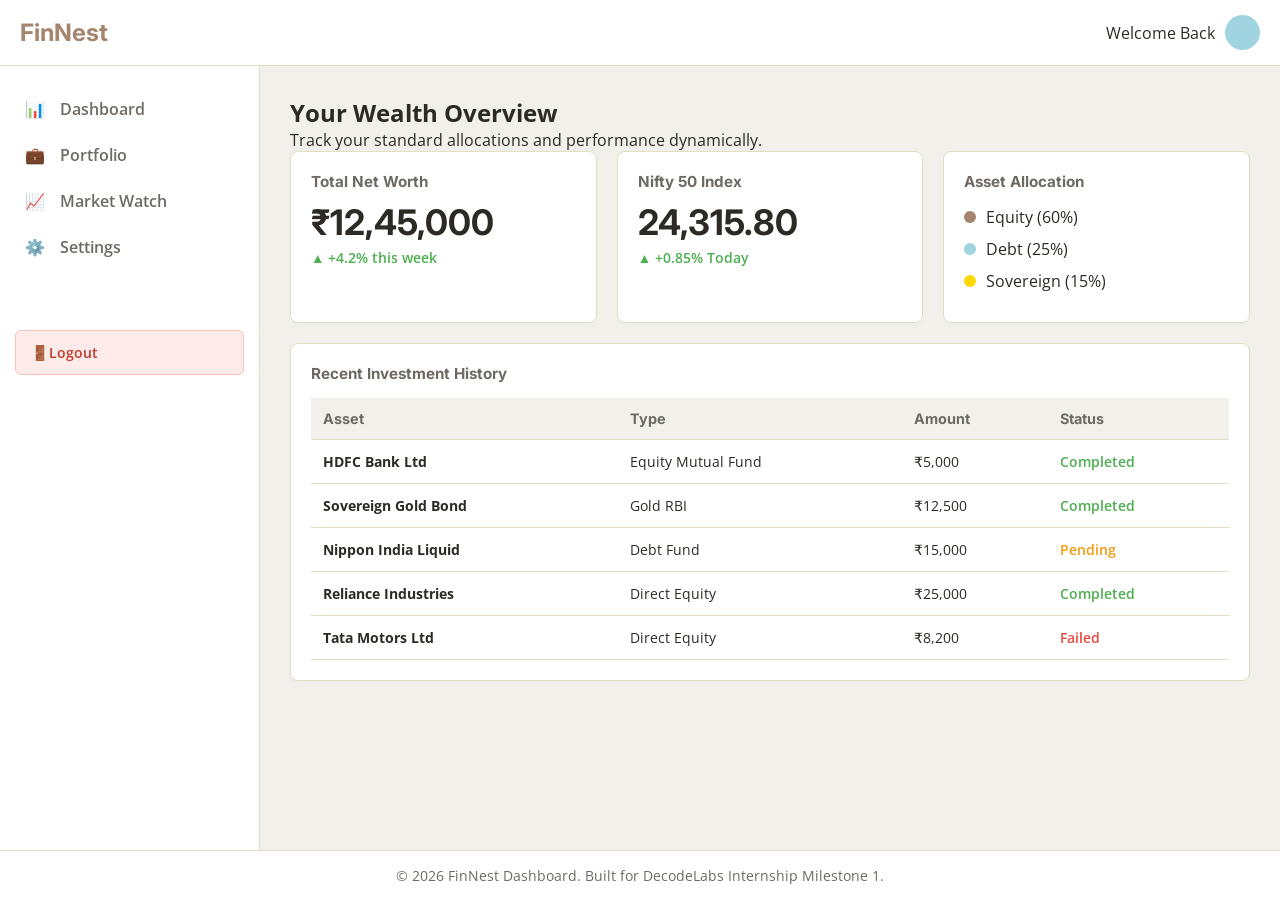
<file: index.html>
<!DOCTYPE html>
<html lang="en">

<head>
    <meta charset="UTF-8">
    <meta name="viewport" content="width=device-width, initial-scale=1.0">
    <title>FinNest - Dashboard</title>
    <link rel="preconnect" href="https://fonts.googleapis.com">
    <link rel="preconnect" href="https://fonts.gstatic.com" crossorigin>
    <link
        href="https://fonts.googleapis.com/css2?family=Inter:wght@400;600;700&family=Open+Sans:wght@400;600&display=swap"
        rel="stylesheet">
    <link rel="stylesheet" href="css/variables.css">
    <link rel="stylesheet" href="css/layout.css">
    <link rel="stylesheet" href="css/components.css">
    <link rel="stylesheet" href="css/responsive.css">
</head>

<body>
    <header class="app-header">
        <div class="header-brand">
            <button id="menu-toggle" class="menu-btn" aria-label="Toggle Navigation">☰</button>
            <h1>FinNest</h1>
        </div>
        <div class="header-profile">
            <span class="user-name">Welcome Back</span>
            
            <div class="avatar-placeholder" id="profile-trigger" style="cursor: pointer;"></div>
        </div>
    </header>

    
    <div class="profile-card-overlay" id="profile-card-overlay">
        <div class="profile-card">
            <button class="profile-close-btn" id="profile-close">&times;</button>
            <div class="profile-card-header">
                <div class="large-avatar"></div>
                <h2>Rohan Kumar</h2>
                <p class="user-tag">Premium Investor</p>
            </div>
            <hr class="profile-divider">
            <div class="profile-card-body">
                <div class="profile-info-item">
                    <span class="info-label">Client ID:</span>
                    <span class="info-value">FN-2026-9042</span>
                </div>
                <div class="profile-info-item">
                    <span class="info-label">Email:</span>
                    <span class="info-value">rohan@example.com</span>
                </div>
                <div class="profile-info-item">
                    <span class="info-label">Risk Profile:</span>
                    <span class="info-value accent-text">Moderate (Balanced)</span>
                </div>
                <div class="profile-info-item">
                    <span class="info-label">Account Status:</span>
                    <span class="info-value status-active">● Active KYC</span>
                </div>
            </div>
        </div>
    </div>
    
    
    <aside class="app-sidebar" id="sidebar">
        <nav class="sidebar-nav">
            <ul class="sidebar-menu-list">
                <li><a href="index.html" class="nav-item dynamic-active-dash"><span class="icon">📊</span> Dashboard</a></li>
                <li><a href="portfolio.html" class="nav-item dynamic-active-port"><span class="icon">💼</span> Portfolio</a></li>
                <li><a href="market.html" class="nav-item dynamic-active-mark"><span class="icon">📈</span> Market Watch</a></li>
                <li><a href="settings.html" class="nav-item dynamic-active-sett"><span class="icon">⚙️</span> Settings</a></li>
                <!-- NEW: Integrated Sidebar Logout Action Button Container -->
                <li class="logout-container">
                    <button id="sidebar-logout-btn" class="logout-btn"><span class="icon">🚪</span> Logout</button>
                </li>
            </ul>
        </nav>
    </aside>

    <main class="app-main">
        <section class="welcome-banner">
            <h2>Your Wealth Overview</h2>
            <p>Track your standard allocations and performance dynamically.</p>
        </section>

        <div class="dashboard-grid">
            <article class="crypto-card card">
                <h3>Total Net Worth</h3>
                <div class="metric-value">₹12,45,000</div>
                <p class="metric-change positive">▲ +4.2% this week</p>
            </article>

            <article class="crypto-card card">
                <h3>Nifty 50 Index</h3>
                <div class="metric-value">24,315.80</div>
                <p class="metric-change positive">▲ +0.85% Today</p>
            </article>

            <article class="chart-card card">
                <h3>Asset Allocation</h3>
                <ul class="allocation-list">
                    <li><span class="dot equity"></span> Equity (60%)</li>
                    <li><span class="dot debt"></span> Debt (25%)</li>
                    <li><span class="dot gold"></span> Gold (15%)</li>
                </ul>
            </article>

            <article class="table-card card">
                <h3>Recent Investment History</h3>
                <div class="table-wrapper">
                    <table>
                        <thead>
                            <tr>
                                <th>Asset</th>
                                <th>Type</th>
                                <th>Amount</th>
                                <th>Status</th>
                            </tr>
                        </thead>
                        <tbody id="transaction-rows">
                            <tr>
                                <td><strong>HDFC Bank Ltd</strong></td>
                                <td>Equity Mutual Fund</td>
                                <td>₹5,000</td>
                                <td><span style="color: var(--color-success); font-weight: 600;">Completed</span></td>
                            </tr>
                            <tr>
                                <td><strong>Sovereign Gold Bond</strong></td>
                                <td>Gold RBI</td>
                                <td>₹12,500</td>
                                <td><span style="color: var(--color-success); font-weight: 600;">Completed</span></td>
                            </tr>
                            <tr>
                                <td><strong>Nippon India Liquid</strong></td>
                                <td>Debt Fund</td>
                                <td>₹15,000</td>
                                <td><span style="color: #f39c12; font-weight: 600;">Pending</span></td>
                            </tr>
                            <tr>
                                <td><strong>Reliance Industries</strong></td>
                                <td>Direct Equity</td>
                                <td>₹25,000</td>
                                <td><span style="color: var(--color-success); font-weight: 600;">Completed</span></td>
                            </tr>
                            <tr>
                                <td><strong>Tata Motors Ltd</strong></td>
                                <td>Direct Equity</td>
                                <td>₹8,200</td>
                                <td><span style="color: #e74c3c; font-weight: 600;">Failed</span></td>
                            </tr>
                        </tbody>
                    </table>
                </div>
            </article>
        </div>
    </main>

    <footer class="app-footer">
        <p>&copy; 2026 FinNest Dashboard. Built for DecodeLabs Internship Milestone 1.</p>
    </footer>

    <script src="js/utils.js"></script>
    <script src="js/dashboard.js"></script>
    <script src="js/main.js"></script>
</body>

</html>
</file>
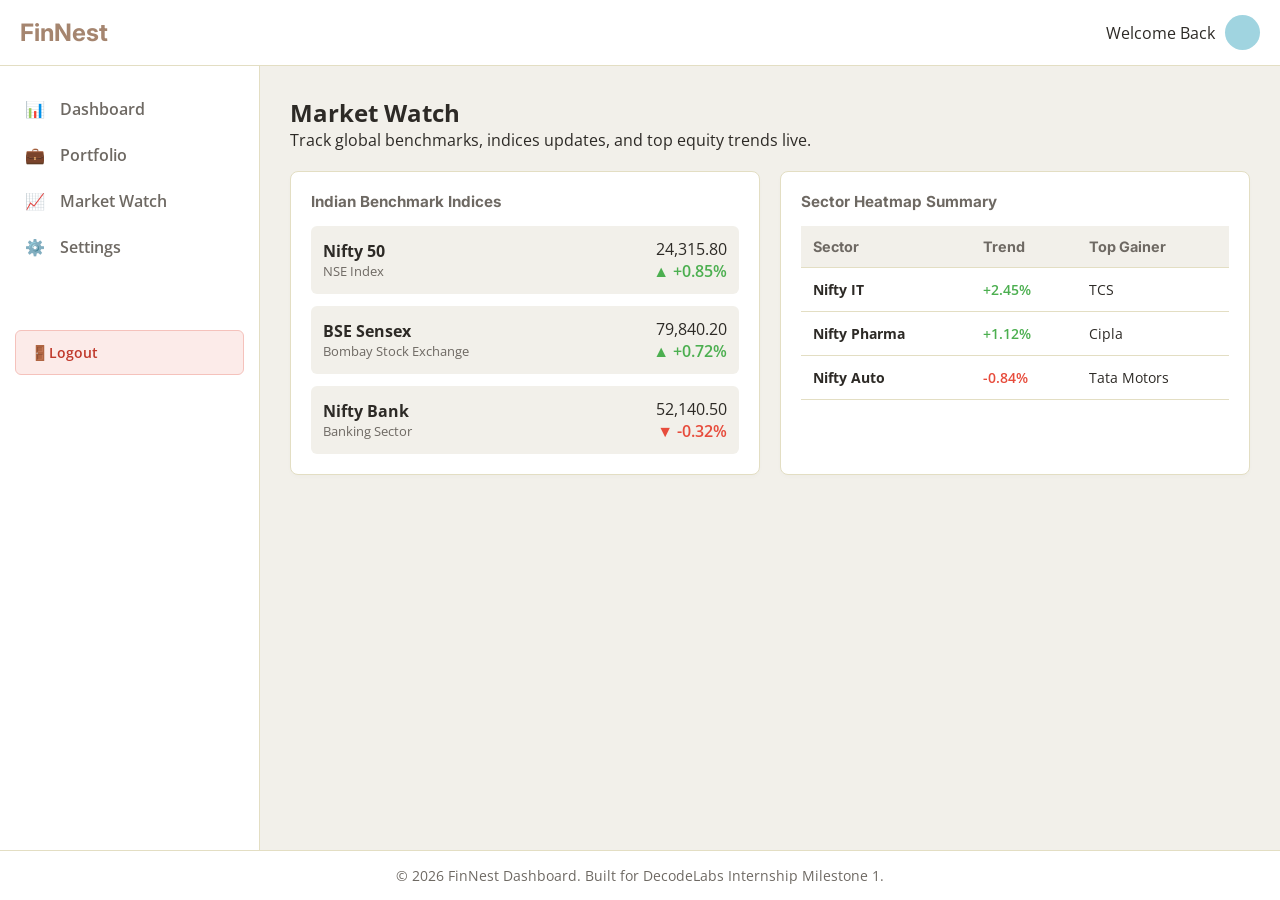
<file: market.html>
<!DOCTYPE html>
<html lang="en">
<head>
    <meta charset="UTF-8">
    <meta name="viewport" content="width=device-width, initial-scale=1.0">
    <title>FinNest - Market Watch</title>
    <link rel="preconnect" href="https://fonts.googleapis.com">
    <link rel="preconnect" href="https://fonts.gstatic.com" crossorigin>
    <link href="https://fonts.googleapis.com/css2?family=Inter:wght@400;600;700&family=Open+Sans:wght@400;600&display=swap" rel="stylesheet">
    <link rel="stylesheet" href="css/variables.css">
    <link rel="stylesheet" href="css/layout.css">
    <link rel="stylesheet" href="css/components.css">
    <link rel="stylesheet" href="css/responsive.css">
</head>
<body>
    
    <header class="app-header">
        <div class="header-brand">
            <button id="menu-toggle" class="menu-btn" aria-label="Toggle Navigation">☰</button>
            <h1>FinNest</h1>
        </div>
        <div class="header-profile">
            <span class="user-name">Welcome Back</span>
           
            <div class="avatar-placeholder" id="profile-trigger" style="cursor: pointer;"></div>
        </div>
    </header>

    
    <div class="profile-card-overlay" id="profile-card-overlay">
        <div class="profile-card">
            <button class="profile-close-btn" id="profile-close">&times;</button>
            <div class="profile-card-header">
                <div class="large-avatar"></div>
                <h2>Rohan Kumar</h2>
                <p class="user-tag">Premium Investor</p>
            </div>
            <hr class="profile-divider">
            <div class="profile-card-body">
                <div class="profile-info-item">
                    <span class="info-label">Client ID:</span>
                    <span class="info-value">FN-2026-9042</span>
                </div>
                <div class="profile-info-item">
                    <span class="info-label">Email:</span>
                    <span class="info-value">rohan@example.com</span>
                </div>
                <div class="profile-info-item">
                    <span class="info-label">Risk Profile:</span>
                    <span class="info-value accent-text">Moderate (Balanced)</span>
                </div>
                <div class="profile-info-item">
                    <span class="info-label">Account Status:</span>
                    <span class="info-value status-active">● Active KYC</span>
                </div>
            </div>
        </div>
    </div>


    
    <aside class="app-sidebar" id="sidebar">
        <nav class="sidebar-nav">
            <ul class="sidebar-menu-list">
                <li><a href="index.html" class="nav-item dynamic-active-dash"><span class="icon">📊</span> Dashboard</a></li>
                <li><a href="portfolio.html" class="nav-item dynamic-active-port"><span class="icon">💼</span> Portfolio</a></li>
                <li><a href="market.html" class="nav-item dynamic-active-mark"><span class="icon">📈</span> Market Watch</a></li>
                <li><a href="settings.html" class="nav-item dynamic-active-sett"><span class="icon">⚙️</span> Settings</a></li>
                
                <li class="logout-container">
                    <button id="sidebar-logout-btn" class="logout-btn"><span class="icon">🚪</span> Logout</button>
                </li>
            </ul>
        </nav>
    </aside>

    <main class="app-main">
        <section class="welcome-banner">
            <h2>Market Watch</h2>
            <p>Track global benchmarks, indices updates, and top equity trends live.</p>
        </section>

        <div class="sub-grid">
            
            
            <article class="card">
                <h3>Indian Benchmark Indices</h3>
                <div class="market-ticker-list">
                    <div class="ticker-item">
                        <div>
                            <strong>Nifty 50</strong>
                            <p style="font-size: 0.8rem; color: var(--text-secondary);">NSE Index</p>
                        </div>
                        <div style="text-align: right;">
                            <div>24,315.80</div>
                            <span class="ticker-status up">▲ +0.85%</span>
                        </div>
                    </div>
                    <div class="ticker-item">
                        <div>
                            <strong>BSE Sensex</strong>
                            <p style="font-size: 0.8rem; color: var(--text-secondary);">Bombay Stock Exchange</p>
                        </div>
                        <div style="text-align: right;">
                            <div>79,840.20</div>
                            <span class="ticker-status up">▲ +0.72%</span>
                        </div>
                    </div>
                    <div class="ticker-item">
                        <div>
                            <strong>Nifty Bank</strong>
                            <p style="font-size: 0.8rem; color: var(--text-secondary);">Banking Sector</p>
                        </div>
                        <div style="text-align: right;">
                            <div>52,140.50</div>
                            <span class="ticker-status down">▼ -0.32%</span>
                        </div>
                    </div>
                </div>
            </article>

           
            <article class="card">
                <h3>Sector Heatmap Summary</h3>
                <div class="table-wrapper">
                    <table>
                        <thead>
                            <tr>
                                <th>Sector</th>
                                <th>Trend</th>
                                <th>Top Gainer</th>
                            </tr>
                        </thead>
                        <tbody>
                            <tr>
                                <td><strong>Nifty IT</strong></td>
                                <td style="color: var(--color-success); font-weight: 600;">+2.45%</td>
                                <td>TCS</td>
                            </tr>
                            <tr>
                                <td><strong>Nifty Pharma</strong></td>
                                <td style="color: var(--color-success); font-weight: 600;">+1.12%</td>
                                <td>Cipla</td>
                            </tr>
                            <tr>
                                <td><strong>Nifty Auto</strong></td>
                                <td style="color: #e74c3c; font-weight: 600;">-0.84%</td>
                                <td>Tata Motors</td>
                            </tr>
                        </tbody>
                    </table>
                </div>
            </article>
        </div>
    </main>

    <footer class="app-footer">
        <p>&copy; 2026 FinNest Dashboard. Built for DecodeLabs Internship Milestone 1.</p>
    </footer>

    <script src="js/main.js"></script>
</body>
</html>
</file>
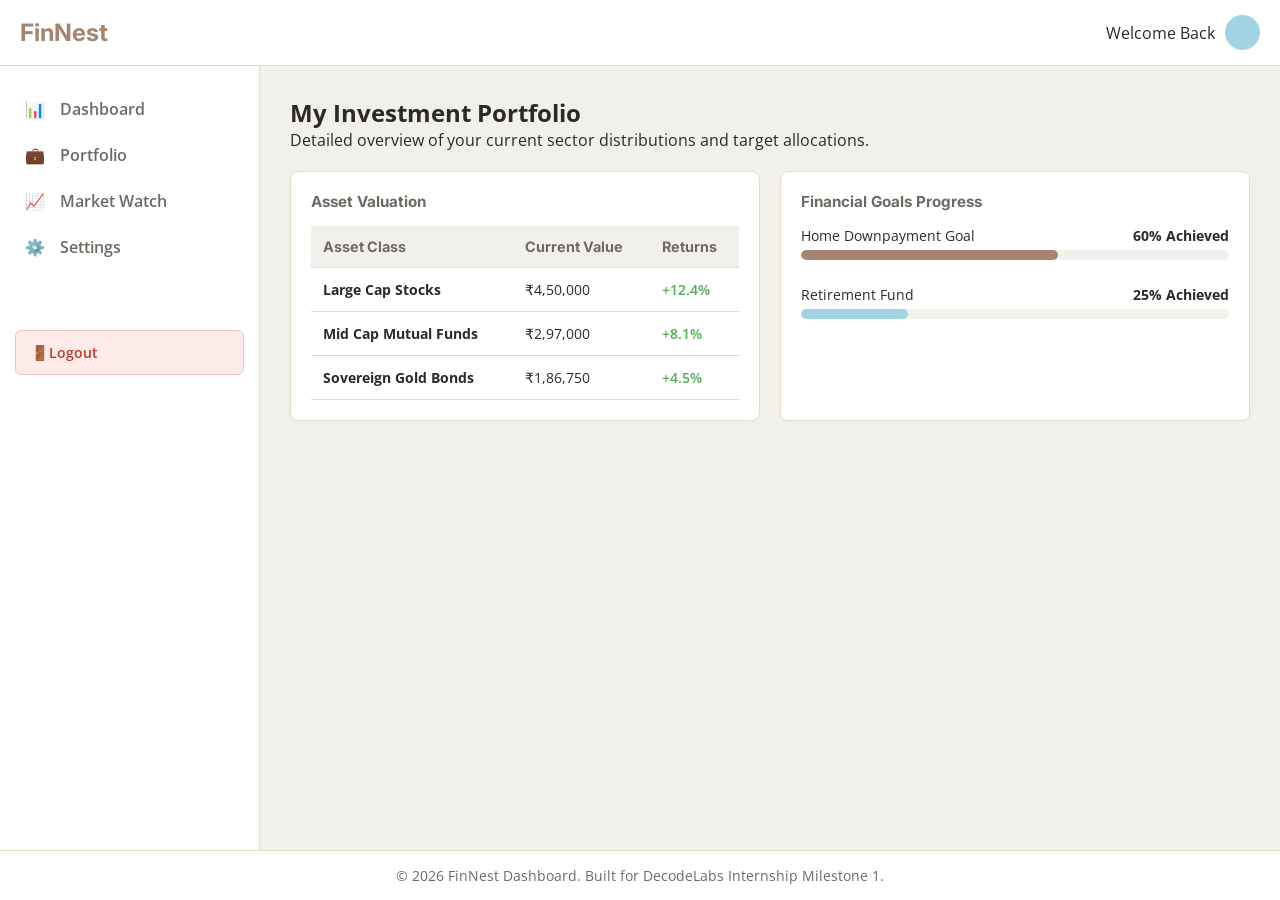
<file: portfolio.html>
<!DOCTYPE html>
<html lang="en">
<head>
    <meta charset="UTF-8">
    <meta name="viewport" content="width=device-width, initial-scale=1.0">
    <title>FinNest - Portfolio</title>
    <link rel="preconnect" href="https://fonts.googleapis.com">
    <link rel="preconnect" href="https://fonts.gstatic.com" crossorigin>
    <link href="https://fonts.googleapis.com/css2?family=Inter:wght@400;600;700&family=Open+Sans:wght@400;600&display=swap" rel="stylesheet">
    <link rel="stylesheet" href="css/variables.css">
    <link rel="stylesheet" href="css/layout.css">
    <link rel="stylesheet" href="css/components.css">
    <link rel="stylesheet" href="css/responsive.css">
</head>
<body>

    <header class="app-header">
        <div class="header-brand">
            <button id="menu-toggle" class="menu-btn" aria-label="Toggle Navigation">☰</button>
            <h1>FinNest</h1>
        </div>
        <div class="header-profile">
            <span class="user-name">Welcome Back</span>
            <div class="avatar-placeholder"></div>
        </div>
    </header>

    
    <header class="app-header">
        <div class="header-brand">
            <button id="menu-toggle" class="menu-btn" aria-label="Toggle Navigation">☰</button>
            <h1>FinNest</h1>
        </div>
        <div class="header-profile">
            <span class="user-name">Welcome Back</span>
            
            <div class="avatar-placeholder" id="profile-trigger" style="cursor: pointer;"></div>
        </div>
    </header>

    <!-- NEW: Floating User Profile Card Overlay Structure -->
    <div class="profile-card-overlay" id="profile-card-overlay">
        <div class="profile-card">
            <button class="profile-close-btn" id="profile-close">&times;</button>
            <div class="profile-card-header">
                <div class="large-avatar"></div>
                <h2>Rohan Kumar</h2>
                <p class="user-tag">Premium Investor</p>
            </div>
            <hr class="profile-divider">
            <div class="profile-card-body">
                <div class="profile-info-item">
                    <span class="info-label">Client ID:</span>
                    <span class="info-value">FN-2026-9042</span>
                </div>
                <div class="profile-info-item">
                    <span class="info-label">Email:</span>
                    <span class="info-value">rohan@example.com</span>
                </div>
                <div class="profile-info-item">
                    <span class="info-label">Risk Profile:</span>
                    <span class="info-value accent-text">Moderate (Balanced)</span>
                </div>
                <div class="profile-info-item">
                    <span class="info-label">Account Status:</span>
                    <span class="info-value status-active">● Active KYC</span>
                </div>
            </div>
        </div>
    </div>


   
    <aside class="app-sidebar" id="sidebar">
        <nav class="sidebar-nav">
            <ul class="sidebar-menu-list">
                <li><a href="index.html" class="nav-item dynamic-active-dash"><span class="icon">📊</span> Dashboard</a></li>
                <li><a href="portfolio.html" class="nav-item dynamic-active-port"><span class="icon">💼</span> Portfolio</a></li>
                <li><a href="market.html" class="nav-item dynamic-active-mark"><span class="icon">📈</span> Market Watch</a></li>
                <li><a href="settings.html" class="nav-item dynamic-active-sett"><span class="icon">⚙️</span> Settings</a></li>
              
                <li class="logout-container">
                    <button id="sidebar-logout-btn" class="logout-btn"><span class="icon">🚪</span> Logout</button>
                </li>
            </ul>
        </nav>
    </aside>

    <main class="app-main">
        <section class="welcome-banner">
            <h2>My Investment Portfolio</h2>
            <p>Detailed overview of your current sector distributions and target allocations.</p>
        </section>

        <!-- Custom Grid Layout for Portfolio Analysis -->
        <div class="sub-grid">
            
            <!-- Card 1: Asset Value Breakdown -->
            <article class="card">
                <h3>Asset Valuation</h3>
                <div class="table-wrapper">
                    <table>
                        <thead>
                            <tr>
                                <th>Asset Class</th>
                                <th>Current Value</th>
                                <th>Returns</th>
                            </tr>
                        </thead>
                        <tbody>
                            <tr>
                                <td><strong>Large Cap Stocks</strong></td>
                                <td>₹4,50,000</td>
                                <td style="color: var(--color-success); font-weight: 600;">+12.4%</td>
                            </tr>
                            <tr>
                                <td><strong>Mid Cap Mutual Funds</strong></td>
                                <td>₹2,97,000</td>
                                <td style="color: var(--color-success); font-weight: 600;">+8.1%</td>
                            </tr>
                            <tr>
                                <td><strong>Sovereign Gold Bonds</strong></td>
                                <td>₹1,86,750</td>
                                <td style="color: var(--color-success); font-weight: 600;">+4.5%</td>
                            </tr>
                        </tbody>
                    </table>
                </div>
            </article>

            <!-- Card 2: Investment Goals Progress -->
            <article class="card">
                <h3>Financial Goals Progress</h3>
                
                <div class="progress-container">
                    <div style="display: flex; justify-content: space-between; font-size: 0.9rem;">
                        <span>Home Downpayment Goal</span>
                        <strong>60% Achieved</strong>
                    </div>
                    <div class="progress-bar-wrapper">
                        <div class="progress-fill" style="width: 60%;"></div>
                    </div>
                </div>

                <div class="progress-container" style="margin-top: 25px;">
                    <div style="display: flex; justify-content: space-between; font-size: 0.9rem;">
                        <span>Retirement Fund</span>
                        <strong>25% Achieved</strong>
                    </div>
                    <div class="progress-bar-wrapper">
                        <div class="progress-fill blue" style="width: 25%;"></div>
                    </div>
                </div>
            </article>
        </div>
    </main>

    <footer class="app-footer">
        <p>&copy; 2026 FinNest Dashboard. Built for DecodeLabs Internship Milestone 1.</p>
    </footer>

    <script src="js/main.js"></script>
</body>
</html>
</file>
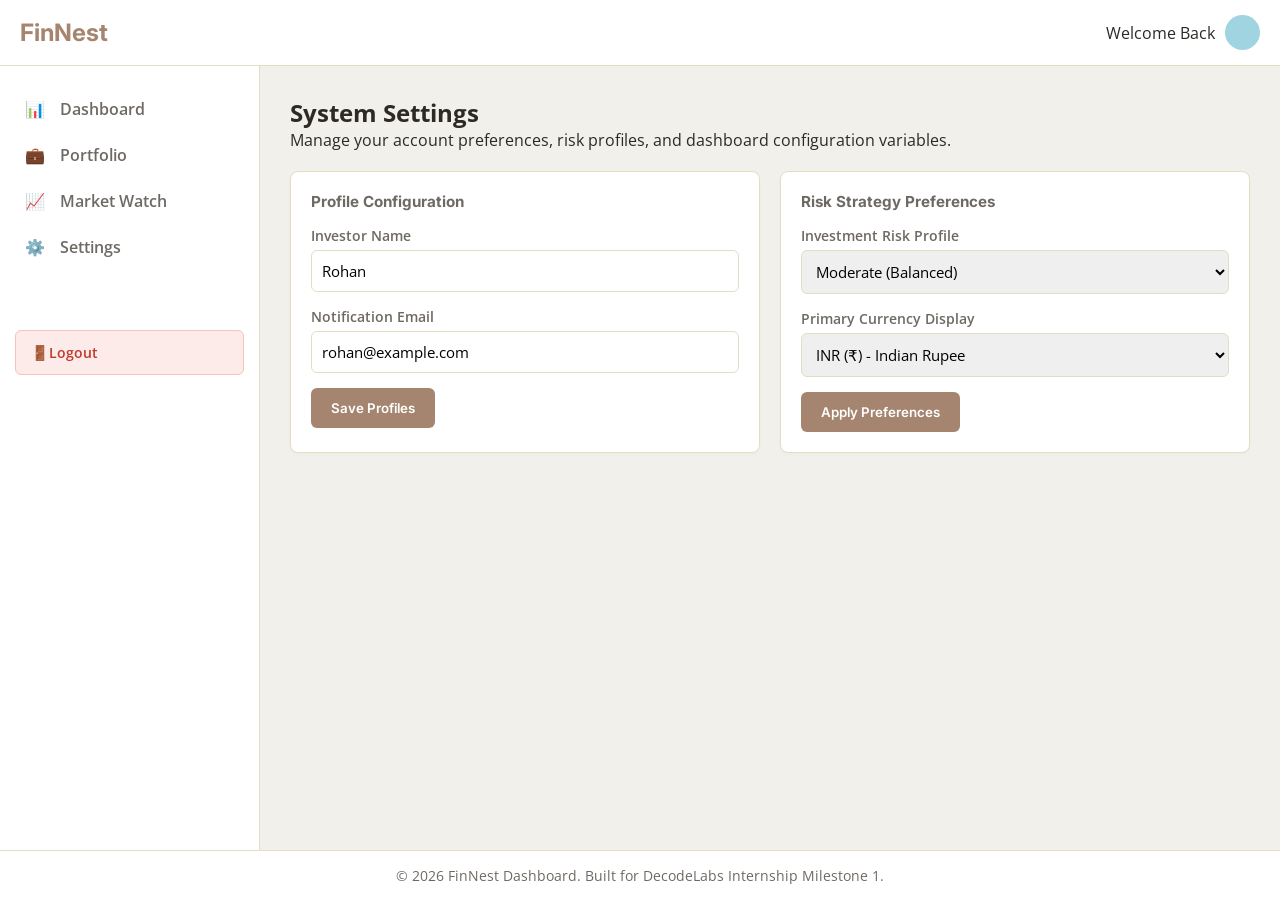
<file: settings.html>
<!DOCTYPE html>
<html lang="en">
<head>
    <meta charset="UTF-8">
    <meta name="viewport" content="width=device-width, initial-scale=1.0">
    <title>FinNest - Settings</title>
    <link rel="preconnect" href="https://fonts.googleapis.com">
    <link rel="preconnect" href="https://fonts.gstatic.com" crossorigin>
    <link href="https://fonts.googleapis.com/css2?family=Inter:wght@400;600;700&family=Open+Sans:wght@400;600&display=swap" rel="stylesheet">
    <link rel="stylesheet" href="css/variables.css">
    <link rel="stylesheet" href="css/layout.css">
    <link rel="stylesheet" href="css/components.css">
    <link rel="stylesheet" href="css/responsive.css">
</head>
<body>

    <header class="app-header">
        <div class="header-brand">
            <button id="menu-toggle" class="menu-btn" aria-label="Toggle Navigation">☰</button>
            <h1>FinNest</h1>
        </div>
        <div class="header-profile">
            <span class="user-name">Welcome Back</span>
            <div class="avatar-placeholder"></div>
        </div>
    </header>

   
    <header class="app-header">
        <div class="header-brand">
            <button id="menu-toggle" class="menu-btn" aria-label="Toggle Navigation">☰</button>
            <h1>FinNest</h1>
        </div>
        <div class="header-profile">
            <span class="user-name">Welcome Back</span>
            
            <div class="avatar-placeholder" id="profile-trigger" style="cursor: pointer;"></div>
        </div>
    </header>

    
    <div class="profile-card-overlay" id="profile-card-overlay">
        <div class="profile-card">
            <button class="profile-close-btn" id="profile-close">&times;</button>
            <div class="profile-card-header">
                <div class="large-avatar"></div>
                <h2>Rohan Kumar</h2>
                <p class="user-tag">Premium Investor</p>
            </div>
            <hr class="profile-divider">
            <div class="profile-card-body">
                <div class="profile-info-item">
                    <span class="info-label">Client ID:</span>
                    <span class="info-value">FN-2026-9042</span>
                </div>
                <div class="profile-info-item">
                    <span class="info-label">Email:</span>
                    <span class="info-value">rohan@example.com</span>
                </div>
                <div class="profile-info-item">
                    <span class="info-label">Risk Profile:</span>
                    <span class="info-value accent-text">Moderate (Balanced)</span>
                </div>
                <div class="profile-info-item">
                    <span class="info-label">Account Status:</span>
                    <span class="info-value status-active">● Active KYC</span>
                </div>
            </div>
        </div>
    </div>

   
    <aside class="app-sidebar" id="sidebar">
        <nav class="sidebar-nav">
            <ul class="sidebar-menu-list">
                <li><a href="index.html" class="nav-item dynamic-active-dash"><span class="icon">📊</span> Dashboard</a></li>
                <li><a href="portfolio.html" class="nav-item dynamic-active-port"><span class="icon">💼</span> Portfolio</a></li>
                <li><a href="market.html" class="nav-item dynamic-active-mark"><span class="icon">📈</span> Market Watch</a></li>
                <li><a href="settings.html" class="nav-item dynamic-active-sett"><span class="icon">⚙️</span> Settings</a></li>
                
                <li class="logout-container">
                    <button id="sidebar-logout-btn" class="logout-btn"><span class="icon">🚪</span> Logout</button>
                </li>
            </ul>
        </nav>
    </aside>

    <main class="app-main">
        <section class="welcome-banner">
            <h2>System Settings</h2>
            <p>Manage your account preferences, risk profiles, and dashboard configuration variables.</p>
        </section>

        <div class="sub-grid">
            
            <!-- Card 1: User Profile Form Elements -->
            <article class="card">
                <h3>Profile Configuration</h3>
                <form class="settings-form" onsubmit="event.preventDefault();">
                    <div class="form-group">
                        <label for="username">Investor Name</label>
                        <input type="text" id="username" value="Rohan" placeholder="Enter full name">
                    </div>
                    <div class="form-group">
                        <label for="email">Notification Email</label>
                        <input type="email" id="email" value="rohan@example.com" placeholder="Enter email address">
                    </div>
                    <button type="submit" class="save-btn">Save Profiles</button>
                </form>
            </article>

            <!-- Card 2: Investment Framework Variables -->
            <article class="card">
                <h3>Risk Strategy Preferences</h3>
                <form class="settings-form" onsubmit="event.preventDefault();">
                    <div class="form-group">
                        <label for="risk-profile">Investment Risk Profile</label>
                        <select id="risk-profile">
                            <option value="conservative">Conservative (Low Risk)</option>
                            <option value="balanced" selected>Moderate (Balanced)</option>
                            <option value="aggressive">Aggressive (High Growth)</option>
                        </select>
                    </div>
                    <div class="form-group">
                        <label for="currency-disp">Primary Currency Display</label>
                        <select id="currency-disp">
                            <option value="INR">INR (₹) - Indian Rupee</option>
                            <option value="USD">USD ($) - US Dollar</option>
                        </select>
                    </div>
                    <button type="submit" class="save-btn">Apply Preferences</button>
                </form>
            </article>
        </div>
    </main>

    <footer class="app-footer">
        <p>&copy; 2026 FinNest Dashboard. Built for DecodeLabs Internship Milestone 1.</p>
    </footer>

    <script src="js/main.js"></script>
</body>
</html>
</file>
<file: css/variables.css>
:root {
    /* 2025 Warm & Grounded Color Palette Guidelines */
    --color-mocha: #A5856F;
    --color-blue: #A0D4E0;
    --color-grey: #F2F0EA;
    
    /* Semantic Color Mapping */
    --bg-app: var(--color-grey);
    --bg-surface: #ffffff;
    --text-primary: #2d2a26;
    --text-secondary: #6e6963;
    --border-color: #e3dec3;
    --color-success: #4caf50;
    
    /* Typography Rules (Max 2 Font Families) */
    --font-heading: 'Inter', sans-serif;
    --font-body: 'Open Sans', sans-serif;
}
</file>
<file: css/layout.css>
* {
    box-sizing: border-box;
    margin: 0;
    padding: 0;
}

body {
    font-family: var(--font-body);
    background-color: var(--bg-app);
    color: var(--text-primary);
    display: flex;
    flex-direction: column;
    min-height: 100vh;
}


.app-header {
    background-color: var(--bg-surface);
    border-bottom: 1px solid var(--border-color);
    padding: 15px 20px;
    display: flex;
    justify-content: space-between;
    align-items: center;
    position: sticky;
    top: 0;
    z-index: 100;
}


.app-sidebar {
    background-color: var(--bg-surface);
    border-right: 1px solid var(--border-color);
    position: fixed;
    top: 61px;
    left: -260px;
    width: 260px;
    height: calc(100vh - 61px);
    transition: left 0.3s cubic-bezier(0.4, 0, 0.2, 1);
    z-index: 90;
}

.app-sidebar.open {
    left: 0;
}


.app-main {
    flex: 1;
    padding: 20px;
    width: 100%;
    max-width: 1200px;
    margin: 0 auto;
}


.app-footer {
    background-color: var(--bg-surface);
    border-top: 1px solid var(--border-color);
    padding: 15px;
    text-align: center;
    font-size: 0.85rem;
    color: var(--text-secondary);
}
</file>
<file: css/components.css>
.header-brand h1 {
    font-family: var(--font-heading);
    font-size: 1.5rem;
    color: var(--color-mocha);
    display: inline-block;
    vertical-align: middle;
}

.menu-btn {
    background: none;
    border: none;
    font-size: 1.5rem;
    cursor: pointer;
    margin-right: 10px;
    color: var(--text-primary);
}

.header-profile {
    display: flex;
    align-items: center;
    gap: 10px;
}

.avatar-placeholder {
    width: 35px;
    height: 35px;
    border-radius: 50%;
    background-color: var(--color-blue);
}

.sidebar-nav ul {
    list-style: none;
    padding: 20px 0;
}

.nav-item {
    display: flex;
    align-items: center;
    gap: 15px;
    padding: 12px 25px;
    color: var(--text-secondary);
    text-decoration: none;
    font-weight: 600;
    transition: background 0.2s;
}

.nav-item:hover, .nav-item.active {
    background-color: var(--color-grey);
    color: var(--color-mocha);
    border-left: 4px solid var(--color-mocha);
}


.card {
    background-color: var(--bg-surface);
    border: 1px solid var(--border-color);
    border-radius: 8px;
    padding: 20px;
    box-shadow: 0 2px 4px rgba(0,0,0,0.02);
}

.card h3 {
    font-family: var(--font-heading);
    font-size: 0.95rem;
    color: var(--text-secondary);
    margin-bottom: 10px;
}

.metric-value {
    font-family: var(--font-heading);
    font-size: clamp(1.5rem, 4vw, 2.2rem);
    font-weight: 700;
    color: var(--text-primary);
    margin-bottom: 5px;
}

.metric-change.positive {
    color: var(--color-success);
    font-size: 0.85rem;
    font-weight: 600;
}


.allocation-list {
    list-style: none;
    margin-top: 15px;
}

.allocation-list li {
    display: flex;
    align-items: center;
    gap: 10px;
    margin-bottom: 10px;
}

.dot {
    width: 12px;
    height: 12px;
    border-radius: 50%;
}
.dot.equity { background-color: var(--color-mocha); }
.dot.debt { background-color: var(--color-blue); }
.dot.gold { background-color: #ffd700; }

.table-wrapper {
    overflow-x: auto;
    margin-top: 15px;
}

table {
    width: 100%;
    border-collapse: collapse;
    text-align: left;
    font-size: 0.9rem;
}

th, td {
    padding: 12px;
    border-bottom: 1px solid var(--border-color);
}

th {
    background-color: var(--color-grey);
    color: var(--text-secondary);
    font-family: var(--font-heading);
}

.content-view {
    display: none; 
    animation: fadeIn 0.25s ease-in-out;
}

.content-view.active {
    display: block; 
}

@keyframes fadeIn {
    from { opacity: 0; transform: translateY(5px); }
    to { opacity: 1; transform: translateY(0); }
}

.sub-grid {
    display: grid;
    grid-template-columns: 1fr;
    gap: 20px;
    margin-top: 20px;
}

@media (min-width: 768px) {
    .sub-grid {
        grid-template-columns: repeat(2, 1fr);
    }
    .full-width {
        grid-column: span 2;
    }
}

.progress-container {
    margin-top: 15px;
}
.progress-bar-wrapper {
    background-color: var(--color-grey);
    border-radius: 10px;
    height: 10px;
    width: 100%;
    margin-top: 5px;
    overflow: hidden;
}
.progress-fill {
    height: 100%;
    background-color: var(--color-mocha);
    border-radius: 10px;
}
.progress-fill.blue { background-color: var(--color-blue); }

.market-ticker-list {
    display: flex;
    flex-direction: column;
    gap: 12px;
    margin-top: 15px;
}
.ticker-item {
    display: flex;
    justify-content: space-between;
    align-items: center;
    padding: 12px;
    background-color: var(--color-grey);
    border-radius: 6px;
}
.ticker-status {
    font-weight: 600;
}
.ticker-status.up { color: var(--color-success); }
.ticker-status.down { color: #e74c3c; }

.settings-form {
    display: flex;
    flex-direction: column;
    gap: 15px;
    margin-top: 15px;
}
.form-group {
    display: flex;
    flex-direction: column;
    gap: 5px;
}
.form-group label {
    font-size: 0.9rem;
    font-weight: 600;
    color: var(--text-secondary);
}
.form-group input, .form-group select {
    padding: 10px;
    border: 1px solid var(--border-color);
    border-radius: 6px;
    font-family: var(--font-body);
    font-size: 0.95rem;
}
.form-group input:focus, .form-group select:focus {
    outline: 2px solid var(--color-blue);
}
.save-btn {
    background-color: var(--color-mocha);
    color: white;
    border: none;
    padding: 12px 20px;
    border-radius: 6px;
    cursor: pointer;
    font-weight: 600;
    font-family: var(--font-heading);
    transition: background 0.2s;
    align-self: flex-start;
}
.save-btn:hover {
    background-color: #8c6f5a;
}

.profile-card-overlay {
    display: none;
    position: fixed;
    top: 0;
    left: 0;
    width: 100%;
    height: 100%;
    background-color: rgba(0, 0, 0, 0.4); 
    z-index: 1000; 
    justify-content: center;
    align-items: center;
    animation: fadeInBg 0.2s ease-out;
}

.profile-card-overlay.show {
    display: flex;
}

.profile-card {
    background-color: var(--bg-surface);
    border: 1px solid var(--border-color);
    border-radius: 12px;
    width: 90%;
    max-width: 340px;
    padding: 25px;
    position: relative;
    box-shadow: 0 10px 25px rgba(45, 42, 38, 0.15);
    animation: scaleUpCard 0.25s cubic-bezier(0.175, 0.885, 0.32, 1.275);
}

.profile-close-btn {
    position: absolute;
    top: 12px;
    right: 15px;
    background: none;
    border: none;
    font-size: 1.5rem;
    color: var(--text-secondary);
    cursor: pointer;
    line-height: 1;
}

.profile-card-header {
    text-align: center;
    margin-bottom: 15px;
}

.large-avatar {
    width: 70px;
    height: 70px;
    border-radius: 50%;
    background-color: var(--color-blue);
    margin: 0 auto 12px auto;
    border: 3px solid var(--color-grey);
}

.profile-card-header h2 {
    font-family: var(--font-heading);
    font-size: 1.3rem;
    color: var(--text-primary);
}

.user-tag {
    font-size: 0.8rem;
    color: var(--color-mocha);
    font-weight: 600;
    text-transform: uppercase;
    letter-spacing: 0.5px;
    margin-top: 3px;
}

.profile-divider {
    border: 0;
    height: 1px;
    background-color: var(--border-color);
    margin: 15px 0;
}

.profile-card-body {
    display: flex;
    flex-direction: column;
    gap: 12px;
}

.profile-info-item {
    display: flex;
    justify-content: space-between;
    font-size: 0.9rem;
}

.info-label {
    color: var(--text-secondary);
    font-weight: 600;
}

.info-value {
    color: var(--text-primary);
    font-weight: 500;
}

.accent-text {
    color: var(--color-mocha);
    font-weight: 600;
}

.status-active {
    color: var(--color-success);
    font-weight: 600;
}


@keyframes fadeInBg {
    from { opacity: 0; }
    to { opacity: 1; }
}

@keyframes scaleUpCard {
    from { transform: scale(0.85); opacity: 0; }
    to { transform: scale(1); opacity: 1; }
}


.logout-container {
    margin-top: 30px; 
    padding: 0 15px;
}

.logout-btn {
    width: 100%;
    display: flex;
    align-items: center;
    /* gap: 15px; */
    padding: 12px 15px;
    background-color: #fcebe9; 
    border: 1px solid #f5c2bc;
    color: #c0392b;
    border-radius: 6px;
    font-family: var(--font-body);
    font-weight: 600;
    font-size: 0.9rem;
    cursor: pointer;
    transition: all 0.2s ease;
}

.logout-btn:hover {
    background-color: #e74c3c;
    color: white;
    border-color: #e74c3c;
}


@media (min-width: 1024px) {
    .logout-container {
        margin-top: 60px; 
    }
}
</file>
<file: css/responsive.css>
@media (min-width: 768px) {
    .dashboard-grid {
        display: grid;
        grid-template-columns: repeat(2, 1fr);
        gap: 20px;
    }
    
    .table-card {
        grid-column: span 2;
    }
}


@media (min-width: 1024px) {
    .menu-btn {
        display: none;
    }

    body {
        display: grid;
        grid-template-columns: 260px 1fr;
        grid-template-rows: auto 1fr auto;
        grid-template-areas: 
            "header header"
            "sidebar main"
            "footer footer";
        height: 100vh;
    }

    .app-header { grid-area: header; }
    .app-sidebar { 
        grid-area: sidebar; 
        position: static;
        height: auto;
    }
    .app-main { 
        grid-area: main; 
        overflow-y: auto;
        padding: 30px;
    }
    .app-footer { grid-area: footer; }

 
    .dashboard-grid {
        grid-template-columns: repeat(3, 1fr);
    }

    .table-card {
        grid-column: span 3;
    }
}
</file>
